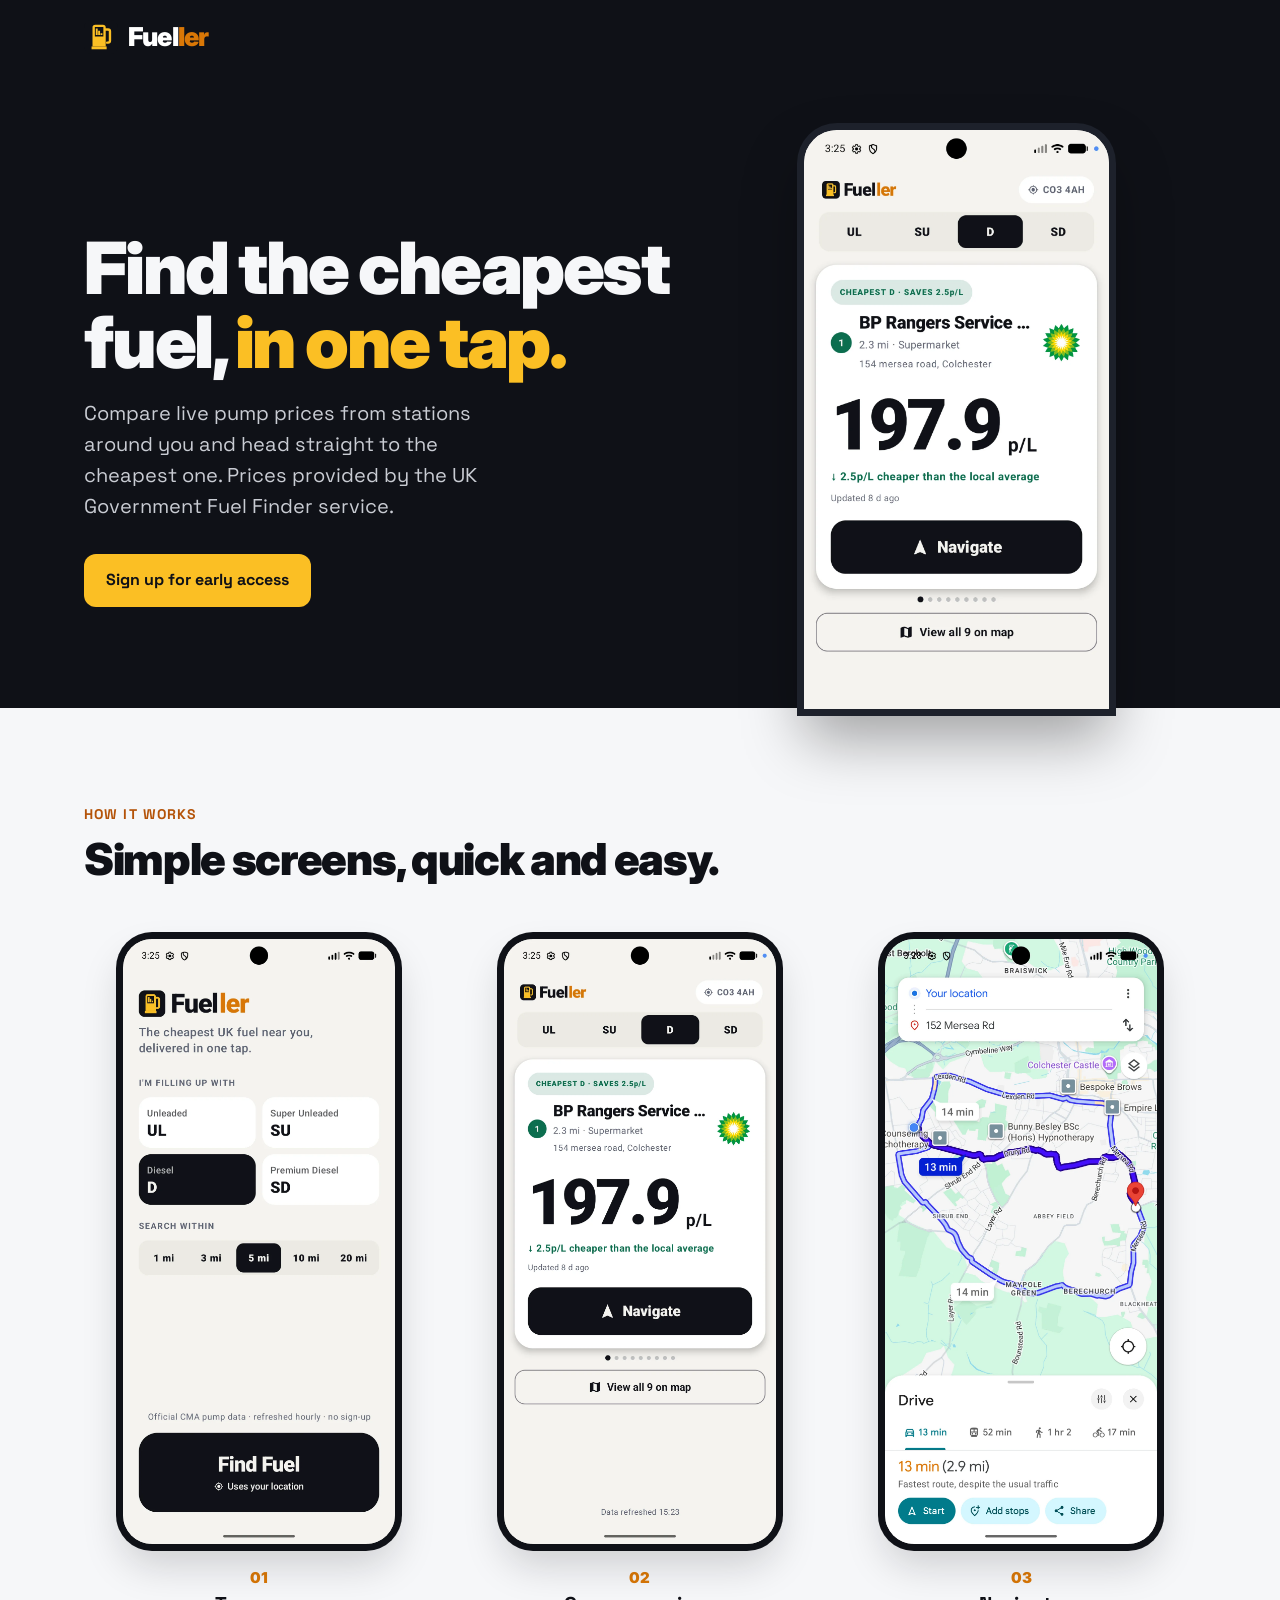
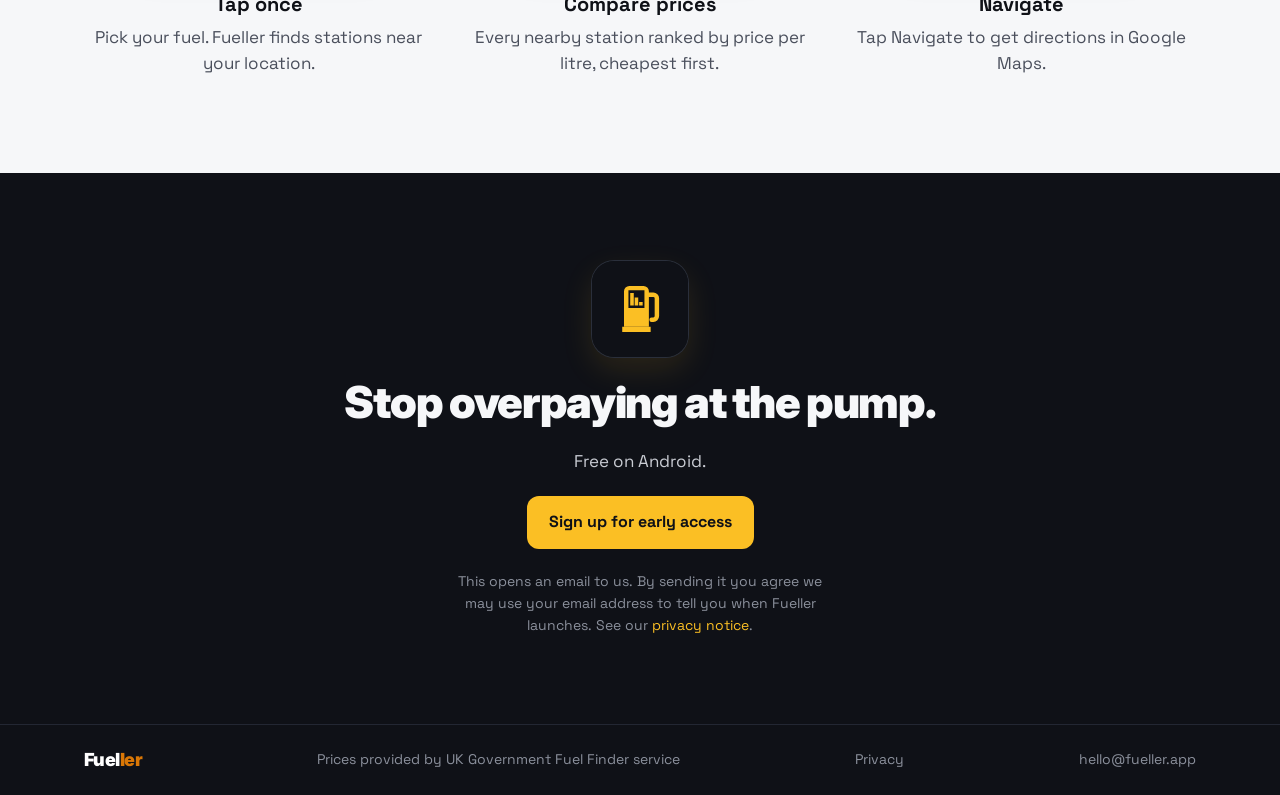
<file: index.html>
<!DOCTYPE html>
<html lang="en">
<head>
<meta charset="utf-8">
<meta name="viewport" content="width=device-width,initial-scale=1">
<title>Fueller: find the cheapest fuel, in one tap</title>
<meta name="description" content="Compare live pump prices from stations around you and head straight to the cheapest one. Prices provided by the UK Government Fuel Finder service.">
<meta name="theme-color" content="#0F1117">
<link rel="icon" href="assets/fueller-mark.svg" type="image/svg+xml">
<link rel="preconnect" href="https://fonts.googleapis.com">
<link rel="preconnect" href="https://fonts.gstatic.com" crossorigin>
<link href="https://fonts.googleapis.com/css2?family=Inter:wght@900&family=Space+Grotesk:wght@400;500;700&display=swap" rel="stylesheet">
<link rel="stylesheet" href="styles.css">
</head>
<body>
<header class="dark">
<div class="wrap">
<nav><a class="brand" href="/"><img src="assets/fueller-mark.svg" alt="" width="34" height="34"><span class="word"><span class="f">Fuel</span><span class="a">ler</span></span></a></nav>
<div class="hero">
<div>
<h1>Find the cheapest fuel, <em>in one tap.</em></h1>
<p>Compare live pump prices from stations around you and head straight to the cheapest one. Prices provided by the UK Government Fuel Finder service.</p>
<a class="btn" href="#get">Sign up for early access</a>
</div>
<div class="ph"><div class="phone"><img src="assets/screen-02.webp" alt="Fueller showing the cheapest diesel nearby" width="1080" height="2400"></div></div>
</div>
</div>
</header>
<main>
<section class="steps">
<div class="wrap">
<p class="kicker">How it works</p>
<h2>Simple screens, quick and easy.</h2>
<div class="grid">
<div class="step"><div class="phone"><img src="assets/screen-01.webp" alt="Fueller fuel and radius picker" width="1080" height="2400" loading="lazy"></div><div><div class="num">01</div><h3>Tap once</h3><p>Pick your fuel. Fueller finds stations near your location.</p></div></div>
<div class="step"><div class="phone"><img src="assets/screen-02.webp" alt="Cheapest station card with price per litre" width="1080" height="2400" loading="lazy"></div><div><div class="num">02</div><h3>Compare prices</h3><p>Every nearby station ranked by price per litre, cheapest first.</p></div></div>
<div class="step"><div class="phone"><img src="assets/screen-03.webp" alt="Google Maps route to the station" width="1080" height="2400" loading="lazy"></div><div><div class="num">03</div><h3>Navigate</h3><p>Tap Navigate to get directions in Google Maps.</p></div></div>
</div>
</div>
</section>
<section class="dark" id="get">
<div class="wrap cta">
<img class="app-icon" src="assets/fueller-app-icon.svg" alt="Fueller app icon" width="96" height="96">
<h2>Stop overpaying at the pump.</h2>
<p>Free on Android.</p>
<a class="btn" href="mailto:hello@fueller.app?subject=Fueller%20early%20access&amp;body=Please%20add%20me%20to%20the%20Fueller%20early%20access%20list.%20I%20have%20read%20the%20privacy%20notice%20at%20https%3A%2F%2Ffueller.app%2Fprivacy.html.">Sign up for early access</a>
<p class="fine">This opens an email to us. By sending it you agree we may use your email address to tell you when Fueller launches. See our <a href="privacy.html">privacy notice</a>.</p>
</div>
<footer><div class="wrap"><span class="word"><span class="f">Fuel</span><span class="a">ler</span></span><span>Prices provided by UK Government Fuel Finder service</span><a href="privacy.html">Privacy</a><a href="mailto:hello@fueller.app">hello@fueller.app</a></div></footer>
</section>
</main>
</body>
</html>
</file>
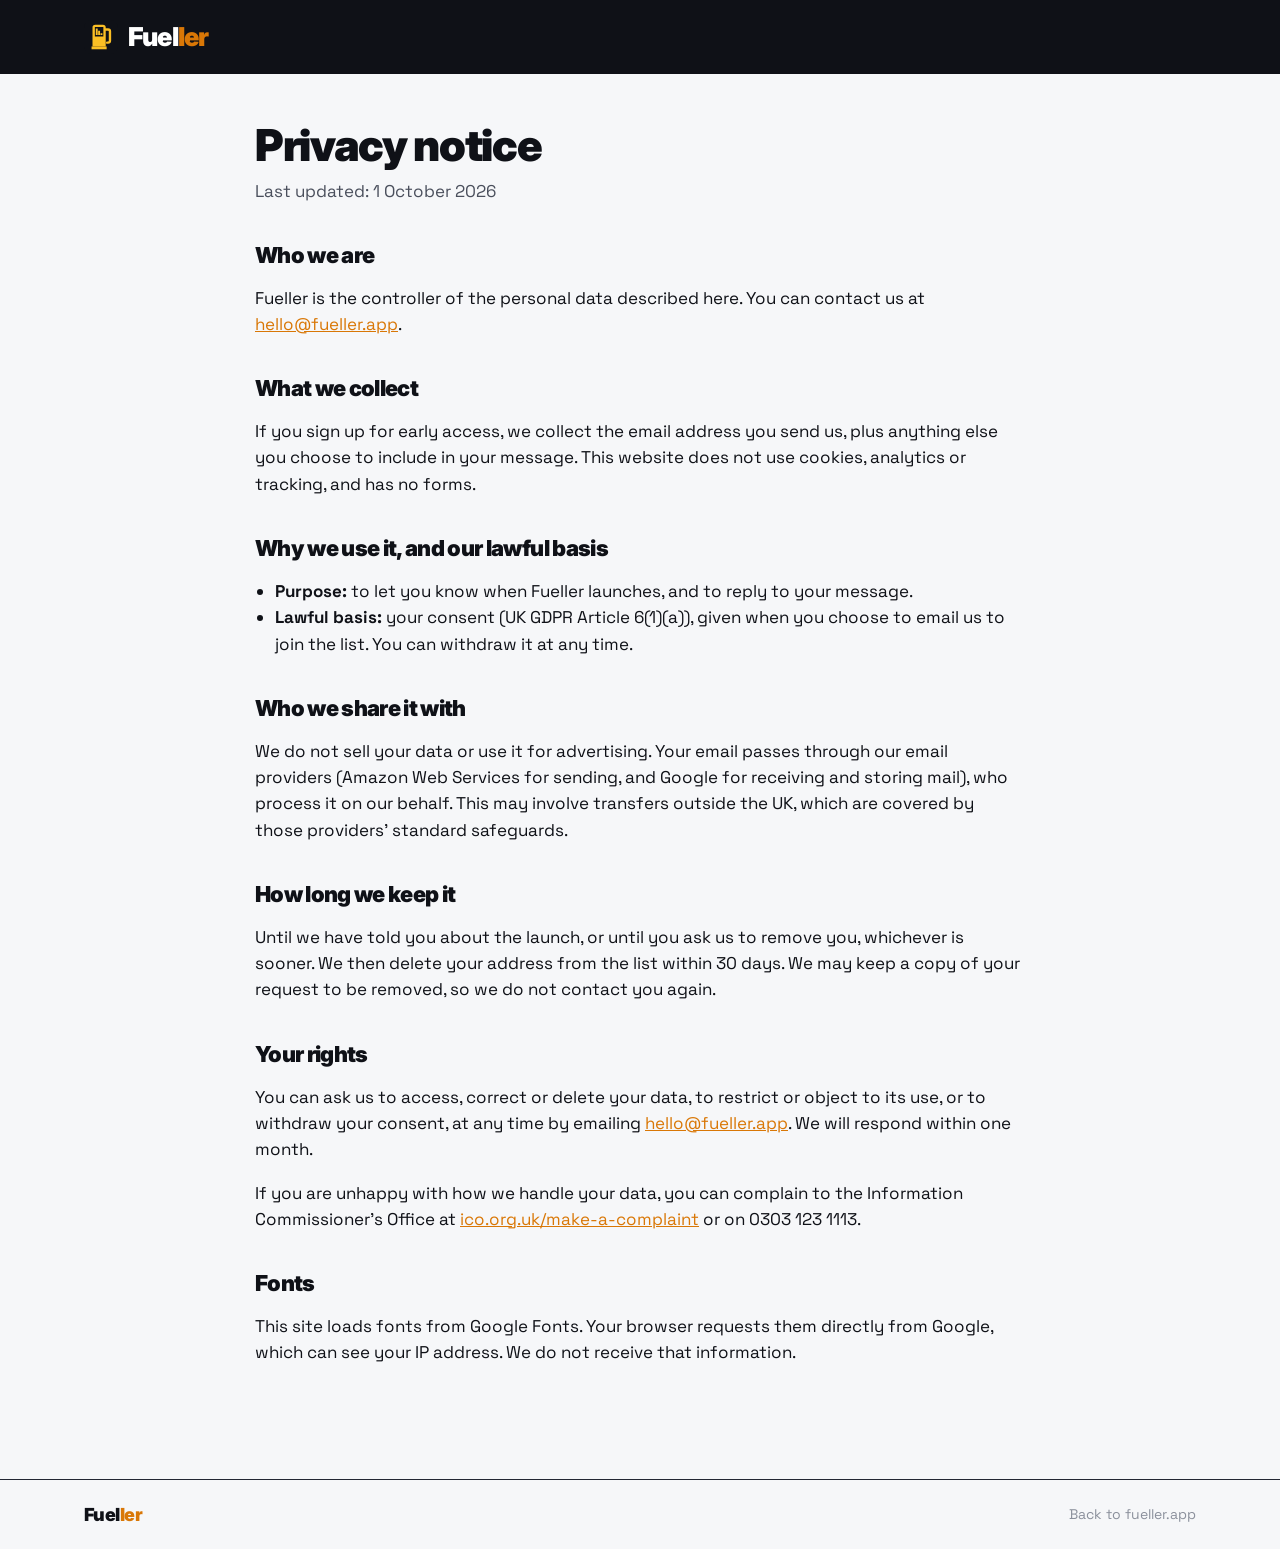
<file: privacy.html>
<!DOCTYPE html>
<html lang="en">
<head>
<meta charset="utf-8">
<meta name="viewport" content="width=device-width,initial-scale=1">
<title>Privacy notice | Fueller</title>
<meta name="description" content="How Fueller uses your email address if you sign up for early access.">
<meta name="theme-color" content="#0F1117">
<link rel="icon" href="assets/fueller-mark.svg" type="image/svg+xml">
<link rel="preconnect" href="https://fonts.googleapis.com">
<link rel="preconnect" href="https://fonts.gstatic.com" crossorigin>
<link href="https://fonts.googleapis.com/css2?family=Inter:wght@900&family=Space+Grotesk:wght@400;500;700&display=swap" rel="stylesheet">
<link rel="stylesheet" href="styles.css">
</head>
<body>
<header class="dark">
<div class="wrap">
<nav><a class="brand" href="/"><img src="assets/fueller-mark.svg" alt="" width="34" height="34"><span class="word"><span class="f">Fuel</span><span class="a">ler</span></span></a></nav>
</div>
</header>
<main>
<div class="wrap legal">
<h1>Privacy notice</h1>
<p class="meta">Last updated: 1 October 2026</p>

<h2>Who we are</h2>
<p>Fueller is the controller of the personal data described here. You can contact us at <a href="mailto:hello@fueller.app">hello@fueller.app</a>.</p>

<h2>What we collect</h2>
<p>If you sign up for early access, we collect the email address you send us, plus anything else you choose to include in your message. This website does not use cookies, analytics or tracking, and has no forms.</p>

<h2>Why we use it, and our lawful basis</h2>
<ul>
<li><strong>Purpose:</strong> to let you know when Fueller launches, and to reply to your message.</li>
<li><strong>Lawful basis:</strong> your consent (UK GDPR Article 6(1)(a)), given when you choose to email us to join the list. You can withdraw it at any time.</li>
</ul>

<h2>Who we share it with</h2>
<p>We do not sell your data or use it for advertising. Your email passes through our email providers (Amazon Web Services for sending, and Google for receiving and storing mail), who process it on our behalf. This may involve transfers outside the UK, which are covered by those providers' standard safeguards.</p>

<h2>How long we keep it</h2>
<p>Until we have told you about the launch, or until you ask us to remove you, whichever is sooner. We then delete your address from the list within 30 days. We may keep a copy of your request to be removed, so we do not contact you again.</p>

<h2>Your rights</h2>
<p>You can ask us to access, correct or delete your data, to restrict or object to its use, or to withdraw your consent, at any time by emailing <a href="mailto:hello@fueller.app">hello@fueller.app</a>. We will respond within one month.</p>
<p>If you are unhappy with how we handle your data, you can complain to the Information Commissioner's Office at <a href="https://ico.org.uk/make-a-complaint/">ico.org.uk/make-a-complaint</a> or on 0303 123 1113.</p>

<h2>Fonts</h2>
<p>This site loads fonts from Google Fonts. Your browser requests them directly from Google, which can see your IP address. We do not receive that information.</p>
</div>
</main>
<footer><div class="wrap"><span class="word"><span class="f">Fuel</span><span class="a">ler</span></span><a href="/">Back to fueller.app</a></div></footer>
</body>
</html>
</file>
<file: styles.css>
:root{--ink:#0F1117;--paper:#F6F7F9;--amber:#FBBF24;--amber-deep:#D97706;--amber-text:#B45309;--muted-dark:#C9CCD3;--muted-light:#4A4F5C;--footer-text:#8B909C;--rule-dark:#232733;--frame-dark:#1D212B;--screen-bg:#F3F2EF}
*{box-sizing:border-box}
html,body{margin:0}
body{background:var(--paper);color:var(--ink);font:17px/1.55 "Space Grotesk",system-ui,sans-serif}
a{color:var(--amber-deep);text-decoration:none}
a:hover{color:var(--amber)}
.wrap{max-width:1160px;margin:0 auto;padding:0 24px}
.dark{background:var(--ink);color:var(--paper)}
.word{font-family:Inter,system-ui,sans-serif;font-weight:900;letter-spacing:-0.029em;line-height:1}
.word .f{color:var(--ink)}
.dark .word .f{color:#FFFFFF}
.word .a{color:var(--amber-deep)}
nav{display:flex;align-items:center;justify-content:space-between;gap:16px;padding:20px 0}
.brand{display:flex;align-items:center;gap:10px}
.brand img{width:34px;height:34px}
.brand .word{font-size:26px}
.btn{display:inline-flex;align-items:center;gap:10px;padding:14px 22px;border-radius:12px;background:var(--amber);color:var(--ink);font-weight:700;font-size:16px}
.btn:hover{background:#FFFFFF;color:var(--ink)}
.hero{display:grid;grid-template-columns:minmax(0,1.1fr) minmax(0,.9fr);gap:48px;align-items:center;padding:56px 0 0}
.hero h1{font-family:Inter,system-ui,sans-serif;font-weight:900;font-size:clamp(40px,6vw,72px);line-height:1.02;letter-spacing:-0.035em;margin:0 0 20px;text-wrap:balance}
.hero h1 em{font-style:normal;color:var(--amber)}
.hero p{font-size:20px;max-width:34ch;color:var(--muted-dark);margin:0 0 32px}
.hero .ph{justify-self:center;align-self:end;margin-bottom:-1px}
/* Phone frame: screenshots are 1080x2400 */
.phone{width:305px;aspect-ratio:1080/2400;border-radius:33px;overflow:hidden;position:relative;flex:none;background:var(--screen-bg);box-shadow:0 0 0 7px var(--frame-dark),0 30px 60px rgba(0,0,0,.35)}
.phone img{display:block;width:100%;height:auto}
.hero .phone{aspect-ratio:1080/2050;border-bottom-left-radius:0;border-bottom-right-radius:0}
.steps{padding:96px 0}
.kicker{font-size:14px;font-weight:700;letter-spacing:.08em;text-transform:uppercase;color:var(--amber-text);margin:0 0 10px}
h2{font-family:Inter,system-ui,sans-serif;font-weight:900;font-size:clamp(30px,4vw,44px);letter-spacing:-0.03em;line-height:1.08;margin:0 0 56px;max-width:22ch}
.grid{display:grid;grid-template-columns:repeat(auto-fit,minmax(280px,1fr));gap:40px 32px}
.step{display:grid;gap:22px;justify-items:center;text-align:center}
.step .phone{width:272px;border-radius:29px;box-shadow:0 0 0 7px var(--ink),0 20px 40px rgba(15,17,23,.18)}
.step h3{margin:0 0 4px;font-size:20px}
.step p{margin:0;color:var(--muted-light);max-width:30ch}
.num{font-family:Inter,system-ui,sans-serif;font-weight:900;color:var(--amber-deep);font-size:15px}
.cta{padding:88px 0;text-align:center;display:grid;gap:22px;justify-items:center}
.cta h2{margin:0;max-width:none}
.cta p{margin:0;color:var(--muted-dark)}
.app-icon{width:96px;height:96px;border-radius:22px;box-shadow:0 0 0 1px #2A2F3B,0 12px 32px rgba(251,191,36,.12)}
footer{border-top:1px solid var(--rule-dark);padding:24px 0;font-size:14px;color:var(--footer-text)}
footer .wrap{display:flex;flex-wrap:wrap;justify-content:space-between;align-items:center;gap:12px}
footer .word{font-size:18px}
@media (max-width:820px){.hero{grid-template-columns:1fr;padding-top:24px}.hero .phone{width:272px}}
.cta .fine{font-size:14px;max-width:44ch;color:var(--footer-text)}
.cta .fine a{color:var(--amber)}
.cta .fine a:hover{color:#FFFFFF}
.legal{padding:48px 0 96px;max-width:70ch}
.legal h1{font-family:Inter,system-ui,sans-serif;font-weight:900;font-size:clamp(30px,4vw,44px);letter-spacing:-0.03em;line-height:1.08;margin:0 0 8px}
.legal h2{font-size:22px;margin:40px 0 8px;max-width:none}
.legal .meta{color:var(--muted-light);margin:0 0 32px}
.legal ul{padding-left:20px}
.legal a{text-decoration:underline}
footer .wrap a{color:var(--footer-text)}
footer .wrap a:hover{color:var(--amber)}
</file>
